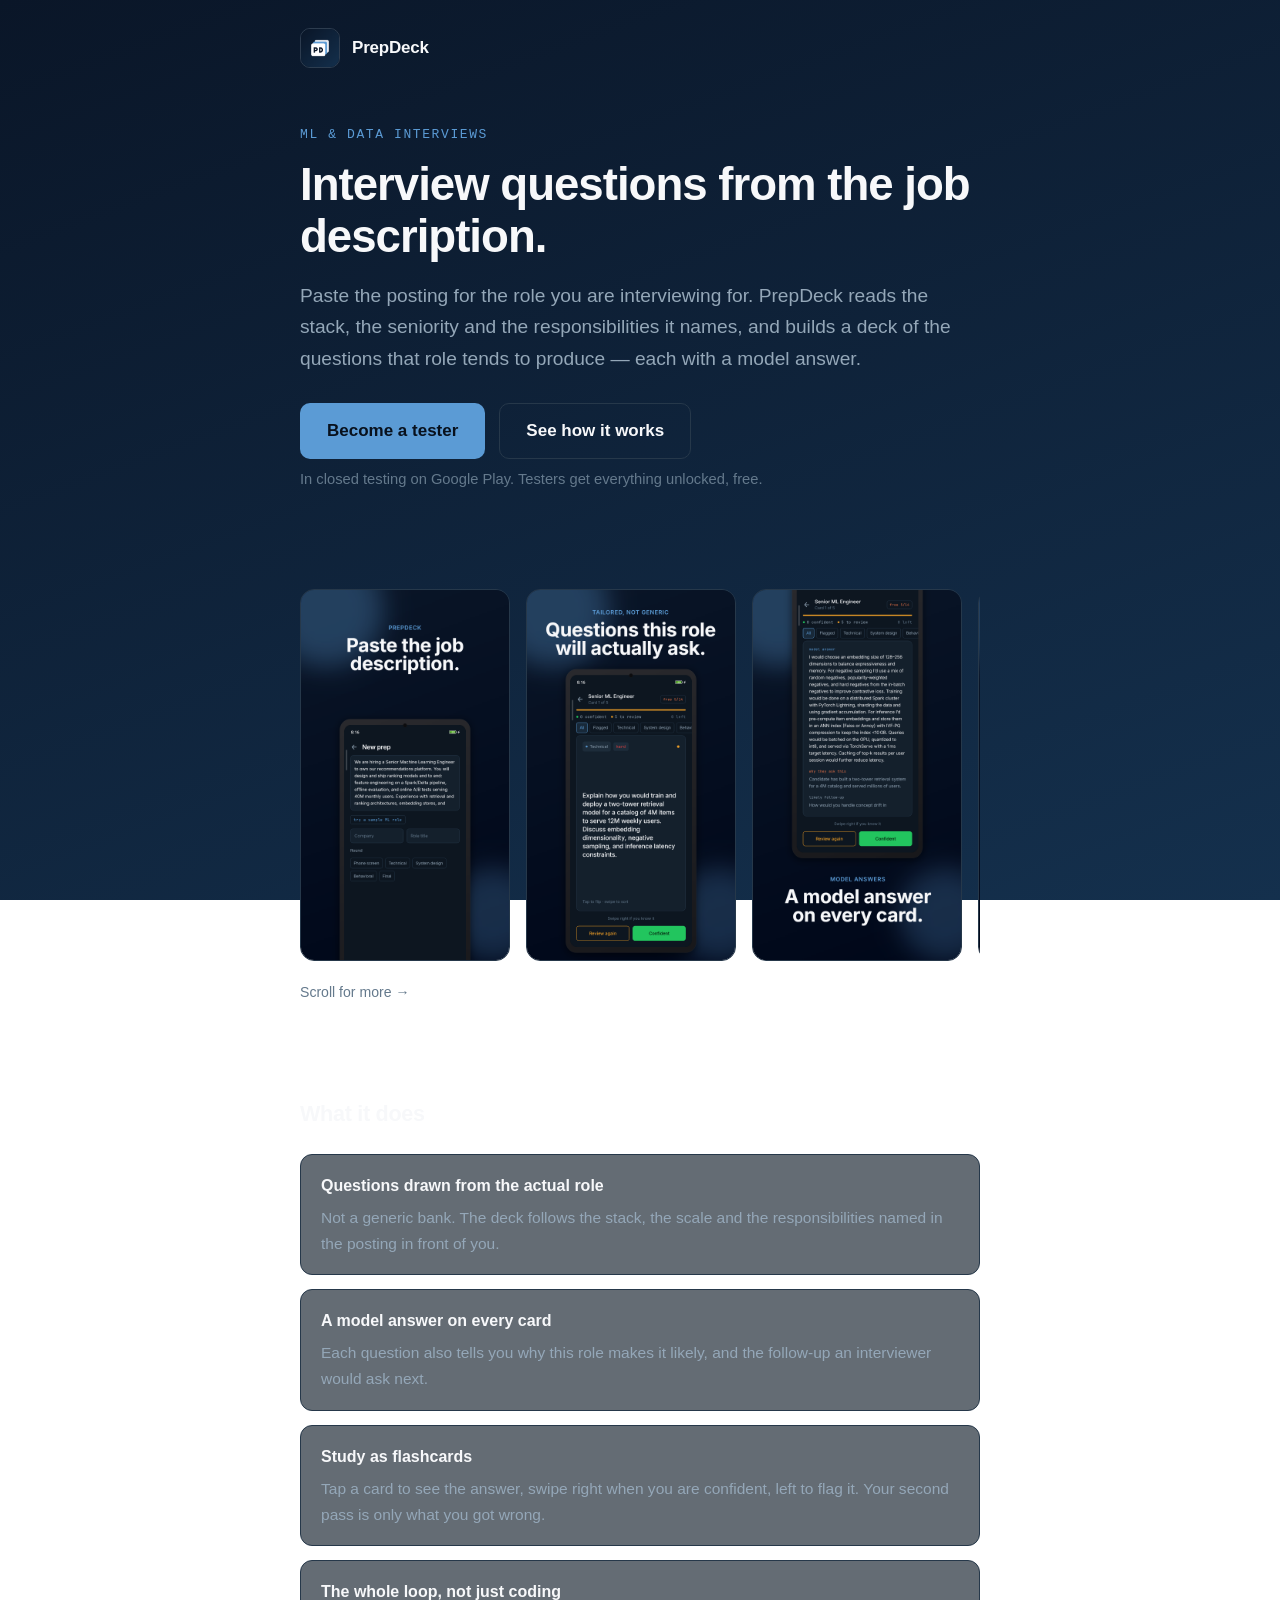
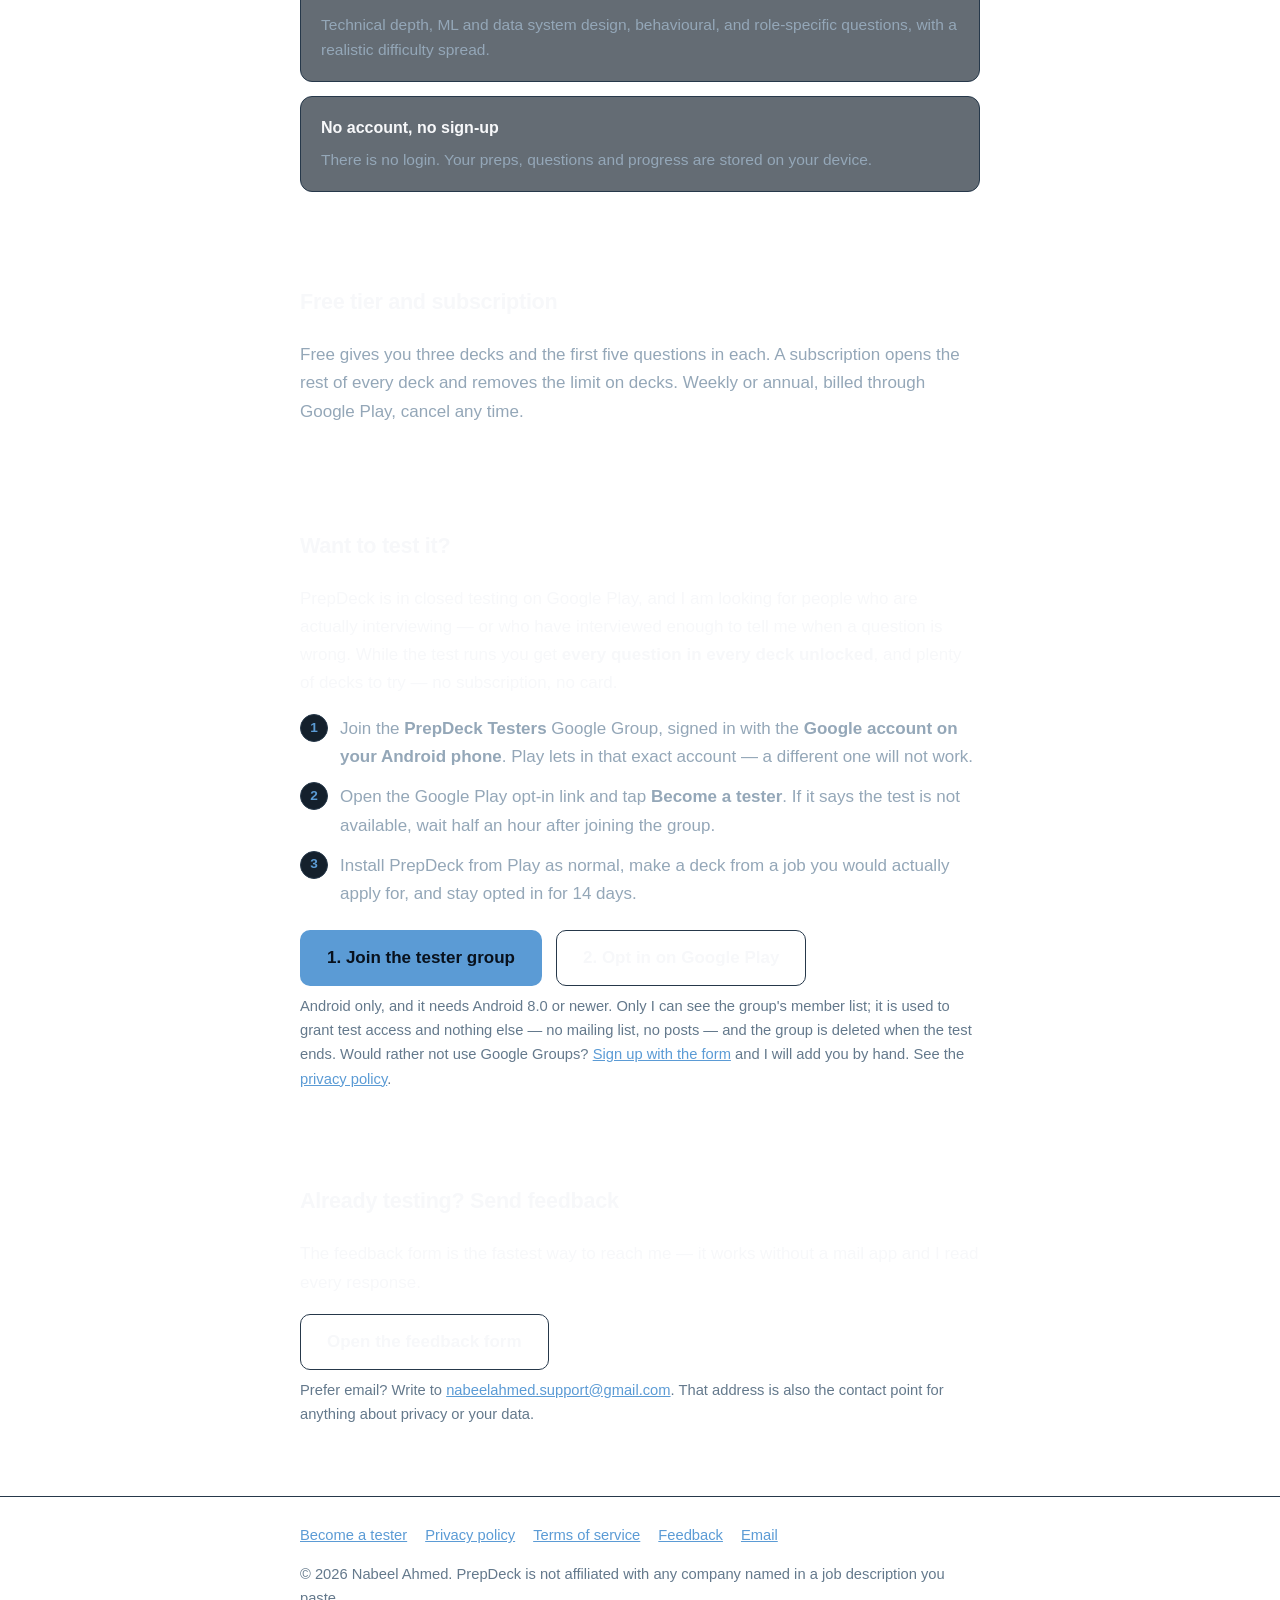
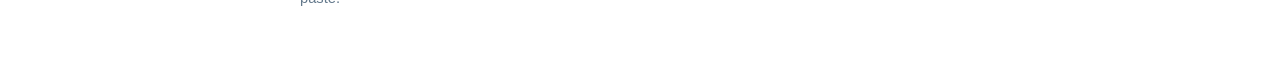
<file: index.html>
<!DOCTYPE html>
<html lang="en">
<head>
<meta charset="utf-8">
<meta name="viewport" content="width=device-width, initial-scale=1">
<title>PrepDeck — interview questions from the job description</title>
<meta name="description" content="Paste an ML or data job description. Get the interview questions that role will actually ask, each with a model answer.">
<link rel="icon" href="assets/icon.png">
<link rel="stylesheet" href="styles.css">
</head>
<body>

<header class="site">
  <div class="wrap">
    <a class="brand" href="index.html">
      <img src="assets/icon.png" alt="PrepDeck app icon">
      <span>PrepDeck</span>
    </a>
  </div>
</header>

<main>

  <section class="hero">
    <div class="wrap">
      <p class="kicker">ML &amp; data interviews</p>
      <h1>Interview questions from the job description.</h1>
      <p class="lede">
        Paste the posting for the role you are interviewing for. PrepDeck reads the
        stack, the seniority and the responsibilities it names, and builds a deck of
        the questions that role tends to produce — each with a model answer.
      </p>
      <div class="cta-row">
        <a class="btn" href="#testers">Become a tester</a>
        <a class="btn secondary" href="#features">See how it works</a>
      </div>
      <p class="note">In closed testing on Google Play. Testers get everything unlocked, free.</p>
    </div>
  </section>

  <section>
    <div class="wrap">
      <div class="shots">
        <img src="assets/1.png" alt="Pasting a machine learning job description into PrepDeck">
        <img src="assets/2.png" alt="A study card showing a two-tower retrieval system design question">
        <img src="assets/3.png" alt="The same card flipped, showing the model answer, why the question is asked, and the likely follow-up">
        <img src="assets/4.png" alt="Deck complete screen showing four questions confident and one flagged for review">
        <img src="assets/5.png" alt="My preps list with one deck per role being interviewed for">
      </div>
      <p class="shots-hint">Scroll for more &rarr;</p>
    </div>
  </section>

  <section id="features">
    <div class="wrap">
      <h2>What it does</h2>
      <ul class="features">
        <li>
          <h3>Questions drawn from the actual role</h3>
          <p>Not a generic bank. The deck follows the stack, the scale and the
             responsibilities named in the posting in front of you.</p>
        </li>
        <li>
          <h3>A model answer on every card</h3>
          <p>Each question also tells you why this role makes it likely, and the
             follow-up an interviewer would ask next.</p>
        </li>
        <li>
          <h3>Study as flashcards</h3>
          <p>Tap a card to see the answer, swipe right when you are confident, left to
             flag it. Your second pass is only what you got wrong.</p>
        </li>
        <li>
          <h3>The whole loop, not just coding</h3>
          <p>Technical depth, ML and data system design, behavioural, and
             role-specific questions, with a realistic difficulty spread.</p>
        </li>
        <li>
          <h3>No account, no sign-up</h3>
          <p>There is no login. Your preps, questions and progress are stored on your
             device.</p>
        </li>
      </ul>
    </div>
  </section>

  <section class="pricing">
    <div class="wrap">
      <h2>Free tier and subscription</h2>
      <p>Free gives you three decks and the first five questions in each. A
         subscription opens the rest of every deck and removes the limit on decks.
         Weekly or annual, billed through Google Play, cancel any time.</p>
    </div>
  </section>

  <section id="testers">
    <div class="wrap">
      <h2>Want to test it?</h2>
      <p>PrepDeck is in closed testing on Google Play, and I am looking for people who
         are actually interviewing — or who have interviewed enough to tell me when a
         question is wrong. While the test runs you get <strong>every question in every
         deck unlocked</strong>, and plenty of decks to try — no subscription, no card.</p>
      <ol class="steps">
        <li>Join the <strong>PrepDeck Testers</strong> Google Group, signed in with the
            <strong>Google account on your Android phone</strong>. Play lets in that exact
            account — a different one will not work.</li>
        <li>Open the Google Play opt-in link and tap <strong>Become a tester</strong>. If it
            says the test is not available, wait half an hour after joining the group.</li>
        <li>Install PrepDeck from Play as normal, make a deck from a job you would actually
            apply for, and stay opted in for 14 days.</li>
      </ol>
      <div class="cta-row">
        <a class="btn" href="https://groups.google.com/g/prepdeck-testers" target="_blank" rel="noopener">1. Join the tester group</a>
        <a class="btn secondary" href="https://play.google.com/apps/testing/com.nabeelahmed314.prepdeck" target="_blank" rel="noopener">2. Opt in on Google Play</a>
      </div>
      <p class="note">
        Android only, and it needs Android 8.0 or newer. Only I can see the group's member
        list; it is used to grant test access and nothing else — no mailing list, no posts —
        and the group is deleted when the test ends. Would rather not use Google Groups?
        <a href="https://forms.gle/5wmbcj3zzPjug2FX6" target="_blank" rel="noopener">Sign up with the form</a>
        and I will add you by hand. See the <a href="privacy_policy.html">privacy policy</a>.
      </p>
    </div>
  </section>

  <section id="contact">
    <div class="wrap">
      <h2>Already testing? Send feedback</h2>
      <p>The feedback form is the fastest way to reach me — it works without a mail app
         and I read every response.</p>
      <div class="cta-row">
        <a class="btn secondary" href="https://forms.gle/MzrHFLdqTNHvTrN6A" target="_blank" rel="noopener">Open the feedback form</a>
      </div>
      <p class="note">
        Prefer email? Write to
        <a href="mailto:nabeelahmed.support@gmail.com">nabeelahmed.support@gmail.com</a>.
        That address is also the contact point for anything about privacy or your data.
      </p>
    </div>
  </section>

</main>

<footer class="site">
  <div class="wrap">
    <nav>
      <a href="#testers">Become a tester</a>
      <a href="privacy_policy.html">Privacy policy</a>
      <a href="terms.html">Terms of service</a>
      <a href="https://forms.gle/MzrHFLdqTNHvTrN6A" target="_blank" rel="noopener">Feedback</a>
      <a href="mailto:nabeelahmed.support@gmail.com">Email</a>
    </nav>
    <p>© 2026 Nabeel Ahmed. PrepDeck is not affiliated with any company named in a
       job description you paste.</p>
  </div>
</footer>

</body>
</html>
</file>
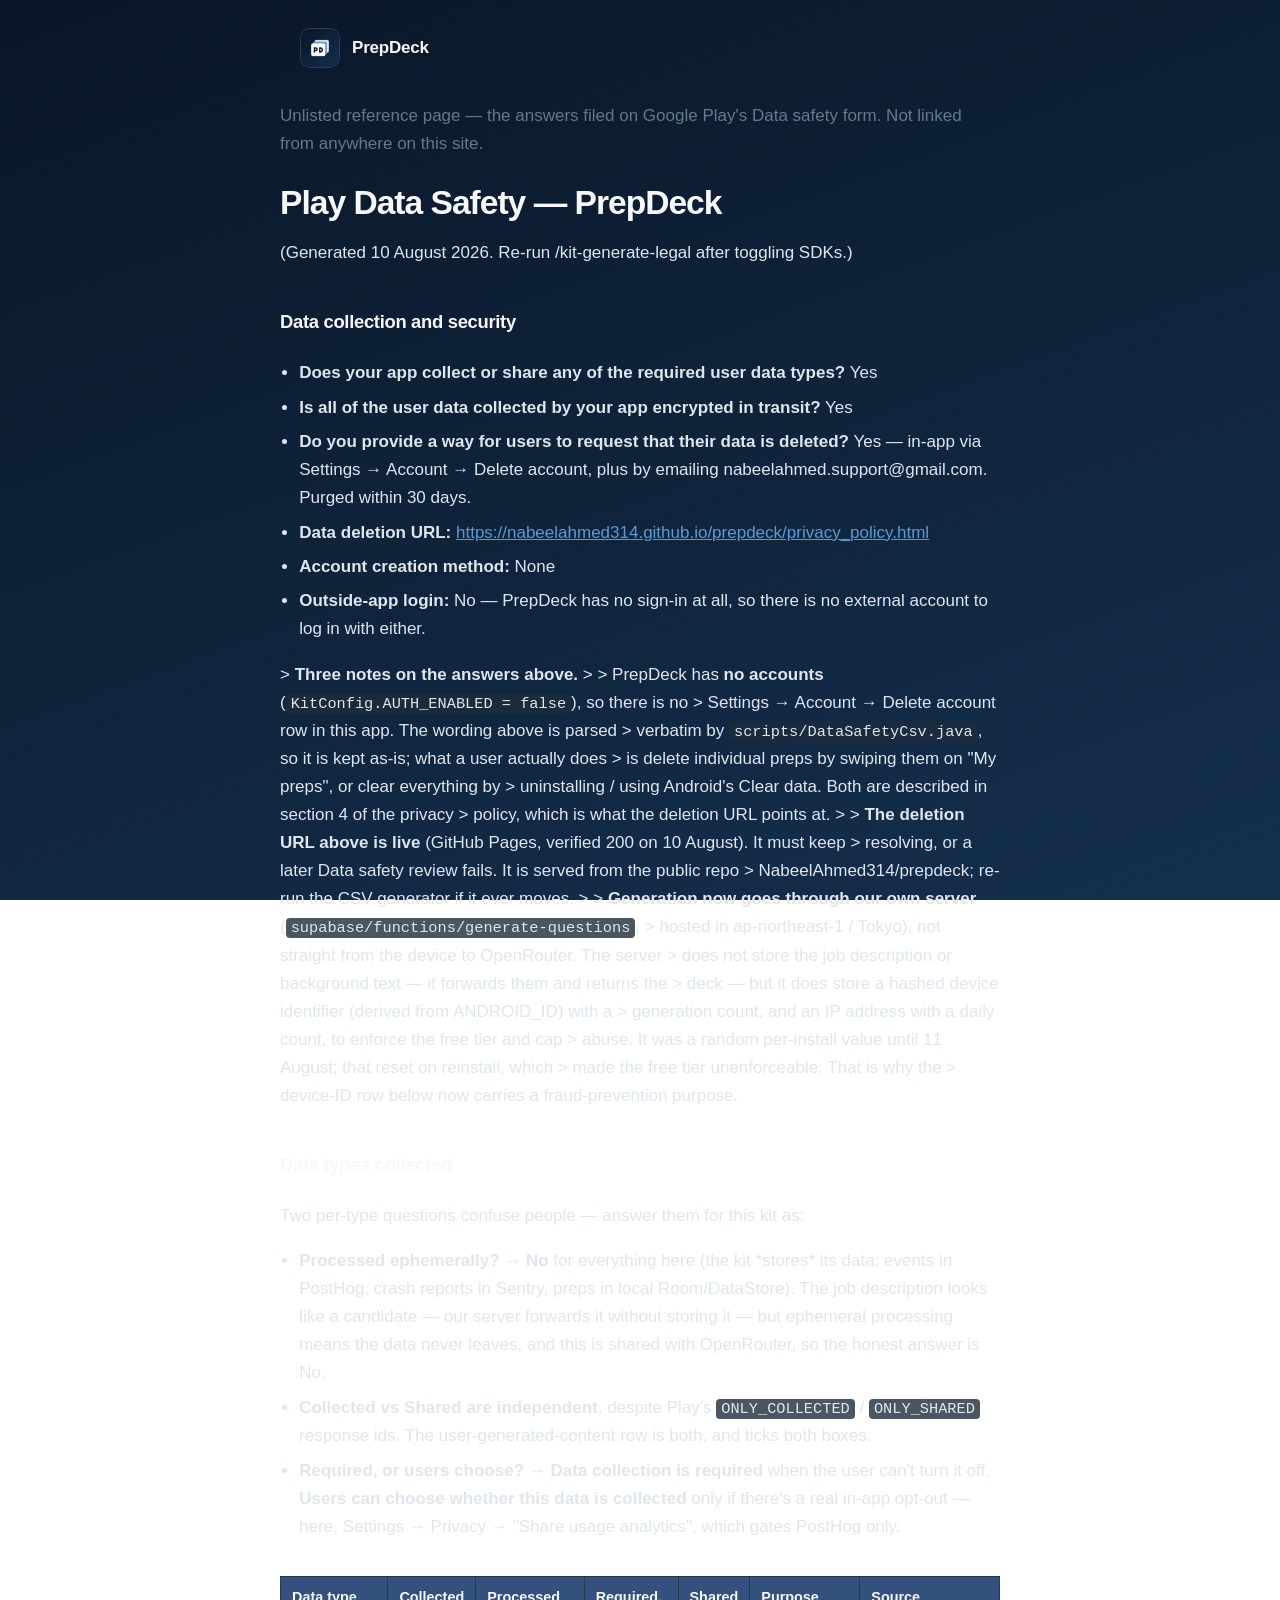
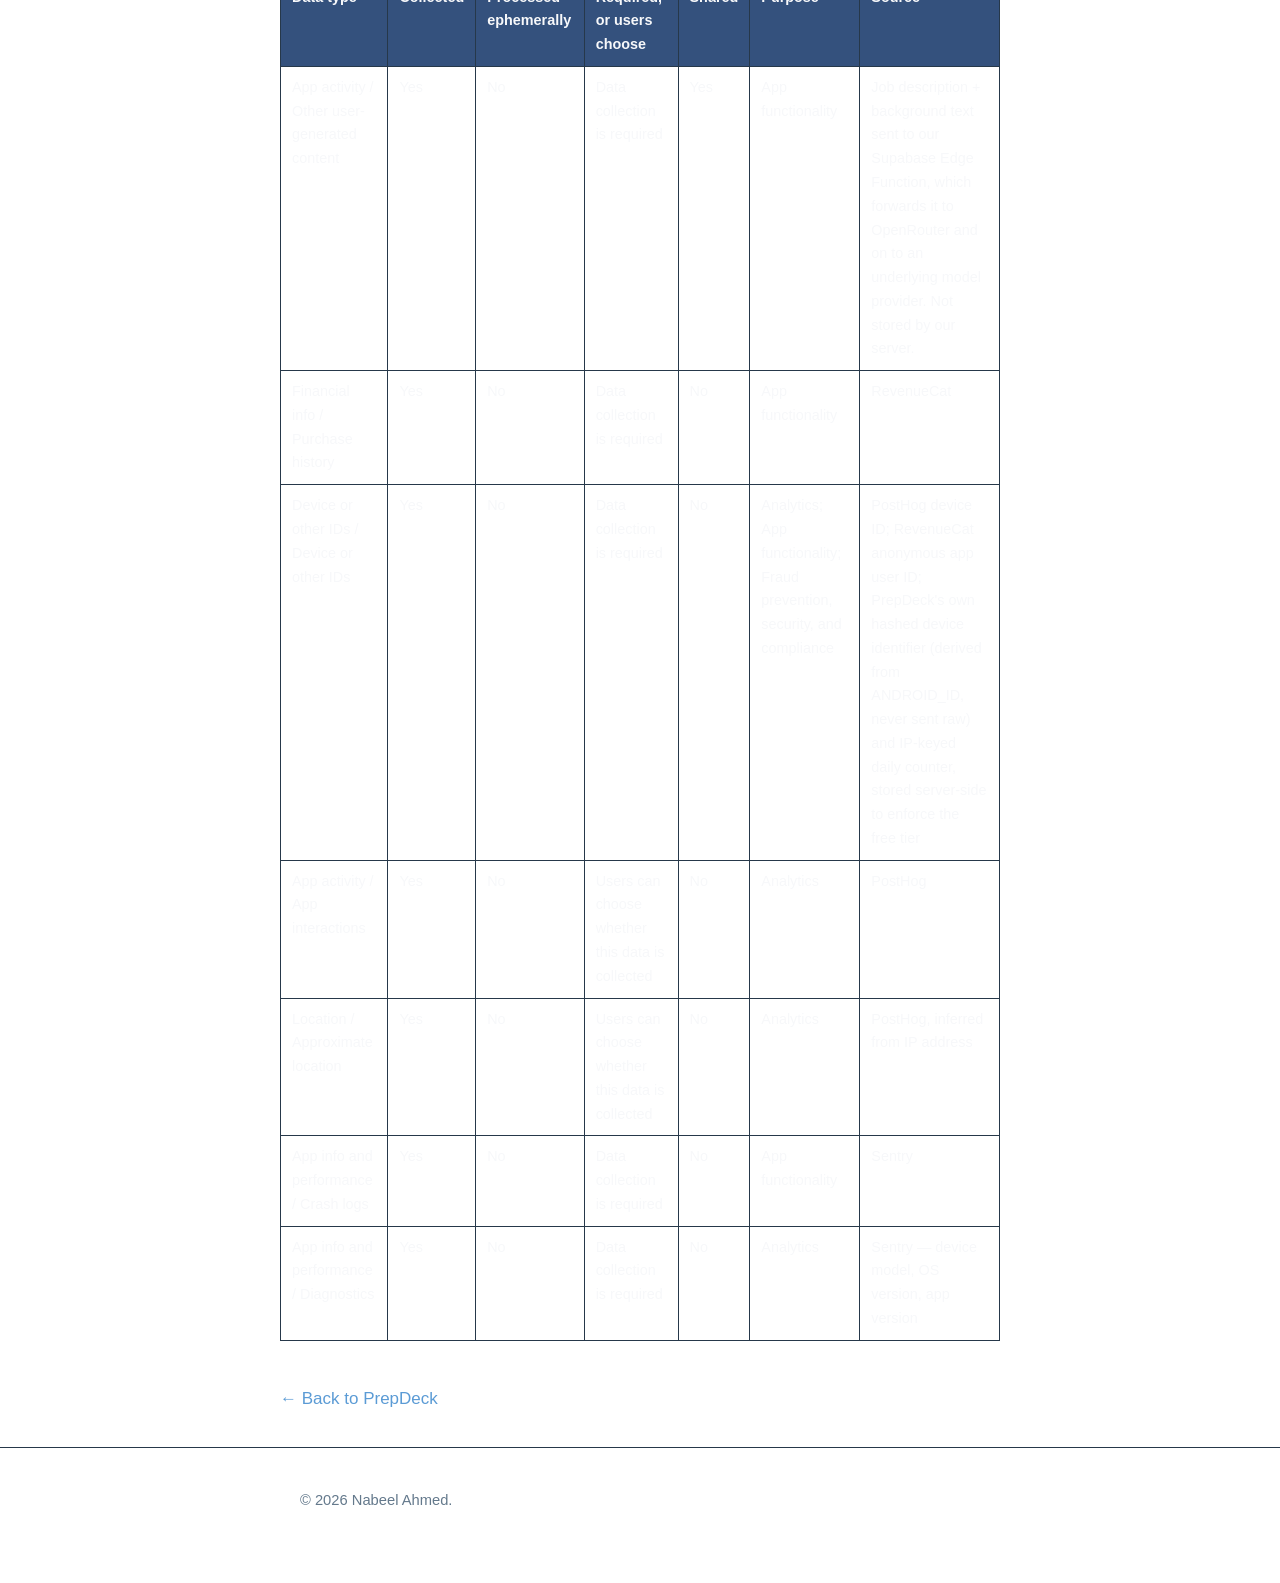
<file: data-safety.html>
<!DOCTYPE html>
<html lang="en">
<head>
<meta charset="utf-8">
<meta name="viewport" content="width=device-width, initial-scale=1">
<meta name="robots" content="noindex, nofollow">
<title>Data safety answers — PrepDeck</title>
<link rel="icon" href="assets/icon.png">
<link rel="stylesheet" href="styles.css">
</head>
<body>

<header class="site">
  <div class="wrap">
    <a class="brand" href="index.html">
      <img src="assets/icon.png" alt="PrepDeck app icon">
      <span>PrepDeck</span>
    </a>
  </div>
</header>

<main class="wrap legal">
<p class="updated">Unlisted reference page — the answers filed on Google Play's Data safety form.
Not linked from anywhere on this site.</p>
<h1>Play Data Safety — PrepDeck</h1>

<p>(Generated 10 August 2026. Re-run /kit-generate-legal after toggling SDKs.)</p>

<h2>Data collection and security</h2>

<ul>

<li><strong>Does your app collect or share any of the required user data types?</strong> Yes</li>

<li><strong>Is all of the user data collected by your app encrypted in transit?</strong> Yes</li>

<li><strong>Do you provide a way for users to request that their data is deleted?</strong> Yes — in-app via Settings → Account → Delete account, plus by emailing nabeelahmed.support@gmail.com. Purged within 30 days.</li>

<li><strong>Data deletion URL:</strong> <a href="https://nabeelahmed314.github.io/prepdeck/privacy_policy.html">https://nabeelahmed314.github.io/prepdeck/privacy_policy.html</a></li>

<li><strong>Account creation method:</strong> None</li>

<li><strong>Outside-app login:</strong> No — PrepDeck has no sign-in at all, so there is no external account to log in with either.</li>

</ul>

<p>&gt; <strong>Three notes on the answers above.</strong> &gt; &gt; PrepDeck has <strong>no accounts</strong> (<code>KitConfig.AUTH_ENABLED = false</code>), so there is no &gt; Settings → Account → Delete account row in this app. The wording above is parsed &gt; verbatim by <code>scripts/DataSafetyCsv.java</code>, so it is kept as-is; what a user actually does &gt; is delete individual preps by swiping them on "My preps", or clear everything by &gt; uninstalling / using Android's Clear data. Both are described in section 4 of the privacy &gt; policy, which is what the deletion URL points at. &gt; &gt; <strong>The deletion URL above is live</strong> (GitHub Pages, verified 200 on 10 August). It must keep &gt; resolving, or a later Data safety review fails. It is served from the public repo &gt; NabeelAhmed314/prepdeck; re-run the CSV generator if it ever moves. &gt; &gt; <strong>Generation now goes through our own server</strong> (<code>supabase/functions/generate-questions</code>, &gt; hosted in ap-northeast-1 / Tokyo), not straight from the device to OpenRouter. The server &gt; does not store the job description or background text — it forwards them and returns the &gt; deck — but it does store a hashed device identifier (derived from ANDROID_ID) with a &gt; generation count, and an IP address with a daily count, to enforce the free tier and cap &gt; abuse. It was a random per-install value until 11 August; that reset on reinstall, which &gt; made the free tier unenforceable. That is why the &gt; device-ID row below now carries a fraud-prevention purpose.</p>

<h2>Data types collected</h2>

<p>Two per-type questions confuse people — answer them for this kit as:</p>

<ul>

<li><strong>Processed ephemerally?</strong> → <strong>No</strong> for everything here (the kit *stores* its data: events in PostHog, crash reports in Sentry, preps in local Room/DataStore). The job description looks like a candidate — our server forwards it without storing it — but ephemeral processing means the data never leaves, and this is shared with OpenRouter, so the honest answer is No.</li>

<li><strong>Collected vs Shared are independent</strong>, despite Play's <code>ONLY_COLLECTED</code> / <code>ONLY_SHARED</code> response ids. The user-generated-content row is both, and ticks both boxes.</li>

<li><strong>Required, or users choose?</strong> → <strong>Data collection is required</strong> when the user can't turn it off. <strong>Users can choose whether this data is collected</strong> only if there's a real in-app opt-out — here, Settings → Privacy → "Share usage analytics", which gates PostHog only.</li>

</ul>

<div class="table-wrap">
<table>

<thead><tr><th>Data type</th><th>Collected</th><th>Processed ephemerally</th><th>Required, or users choose</th><th>Shared</th><th>Purpose</th><th>Source</th></tr></thead>

<tbody>

<tr><td>App activity / Other user-generated content</td><td>Yes</td><td>No</td><td>Data collection is required</td><td>Yes</td><td>App functionality</td><td>Job description + background text sent to our Supabase Edge Function, which forwards it to OpenRouter and on to an underlying model provider. Not stored by our server.</td></tr>

<tr><td>Financial info / Purchase history</td><td>Yes</td><td>No</td><td>Data collection is required</td><td>No</td><td>App functionality</td><td>RevenueCat</td></tr>

<tr><td>Device or other IDs / Device or other IDs</td><td>Yes</td><td>No</td><td>Data collection is required</td><td>No</td><td>Analytics; App functionality; Fraud prevention, security, and compliance</td><td>PostHog device ID; RevenueCat anonymous app user ID; PrepDeck's own hashed device identifier (derived from ANDROID_ID, never sent raw) and IP-keyed daily counter, stored server-side to enforce the free tier</td></tr>

<tr><td>App activity / App interactions</td><td>Yes</td><td>No</td><td>Users can choose whether this data is collected</td><td>No</td><td>Analytics</td><td>PostHog</td></tr>

<tr><td>Location / Approximate location</td><td>Yes</td><td>No</td><td>Users can choose whether this data is collected</td><td>No</td><td>Analytics</td><td>PostHog, inferred from IP address</td></tr>

<tr><td>App info and performance / Crash logs</td><td>Yes</td><td>No</td><td>Data collection is required</td><td>No</td><td>App functionality</td><td>Sentry</td></tr>

<tr><td>App info and performance / Diagnostics</td><td>Yes</td><td>No</td><td>Data collection is required</td><td>No</td><td>Analytics</td><td>Sentry — device model, OS version, app version</td></tr>

</tbody>
</table>
</div>
<a class="back" href="index.html">&larr; Back to PrepDeck</a>
</main>

<footer class="site">
  <div class="wrap">
    <p>&copy; 2026 Nabeel Ahmed.</p>
  </div>
</footer>

</body>
</html>
</file>
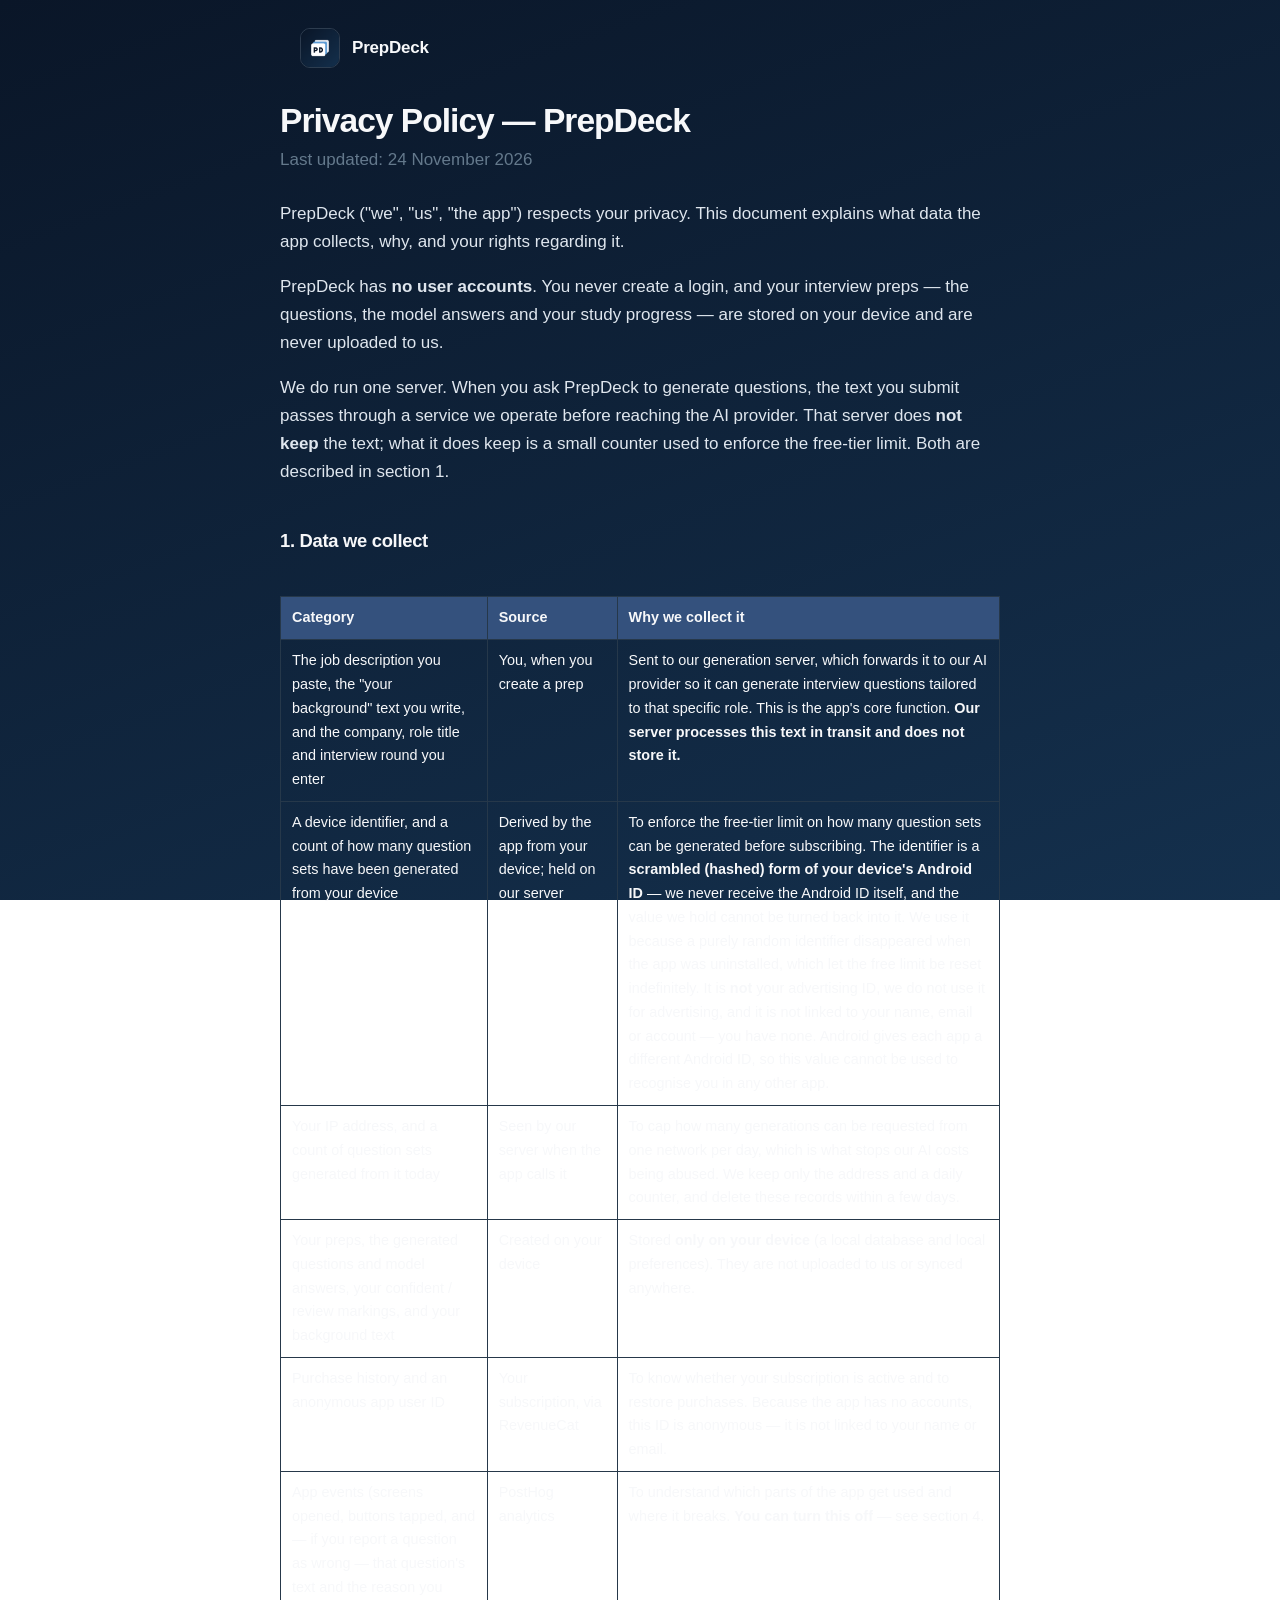
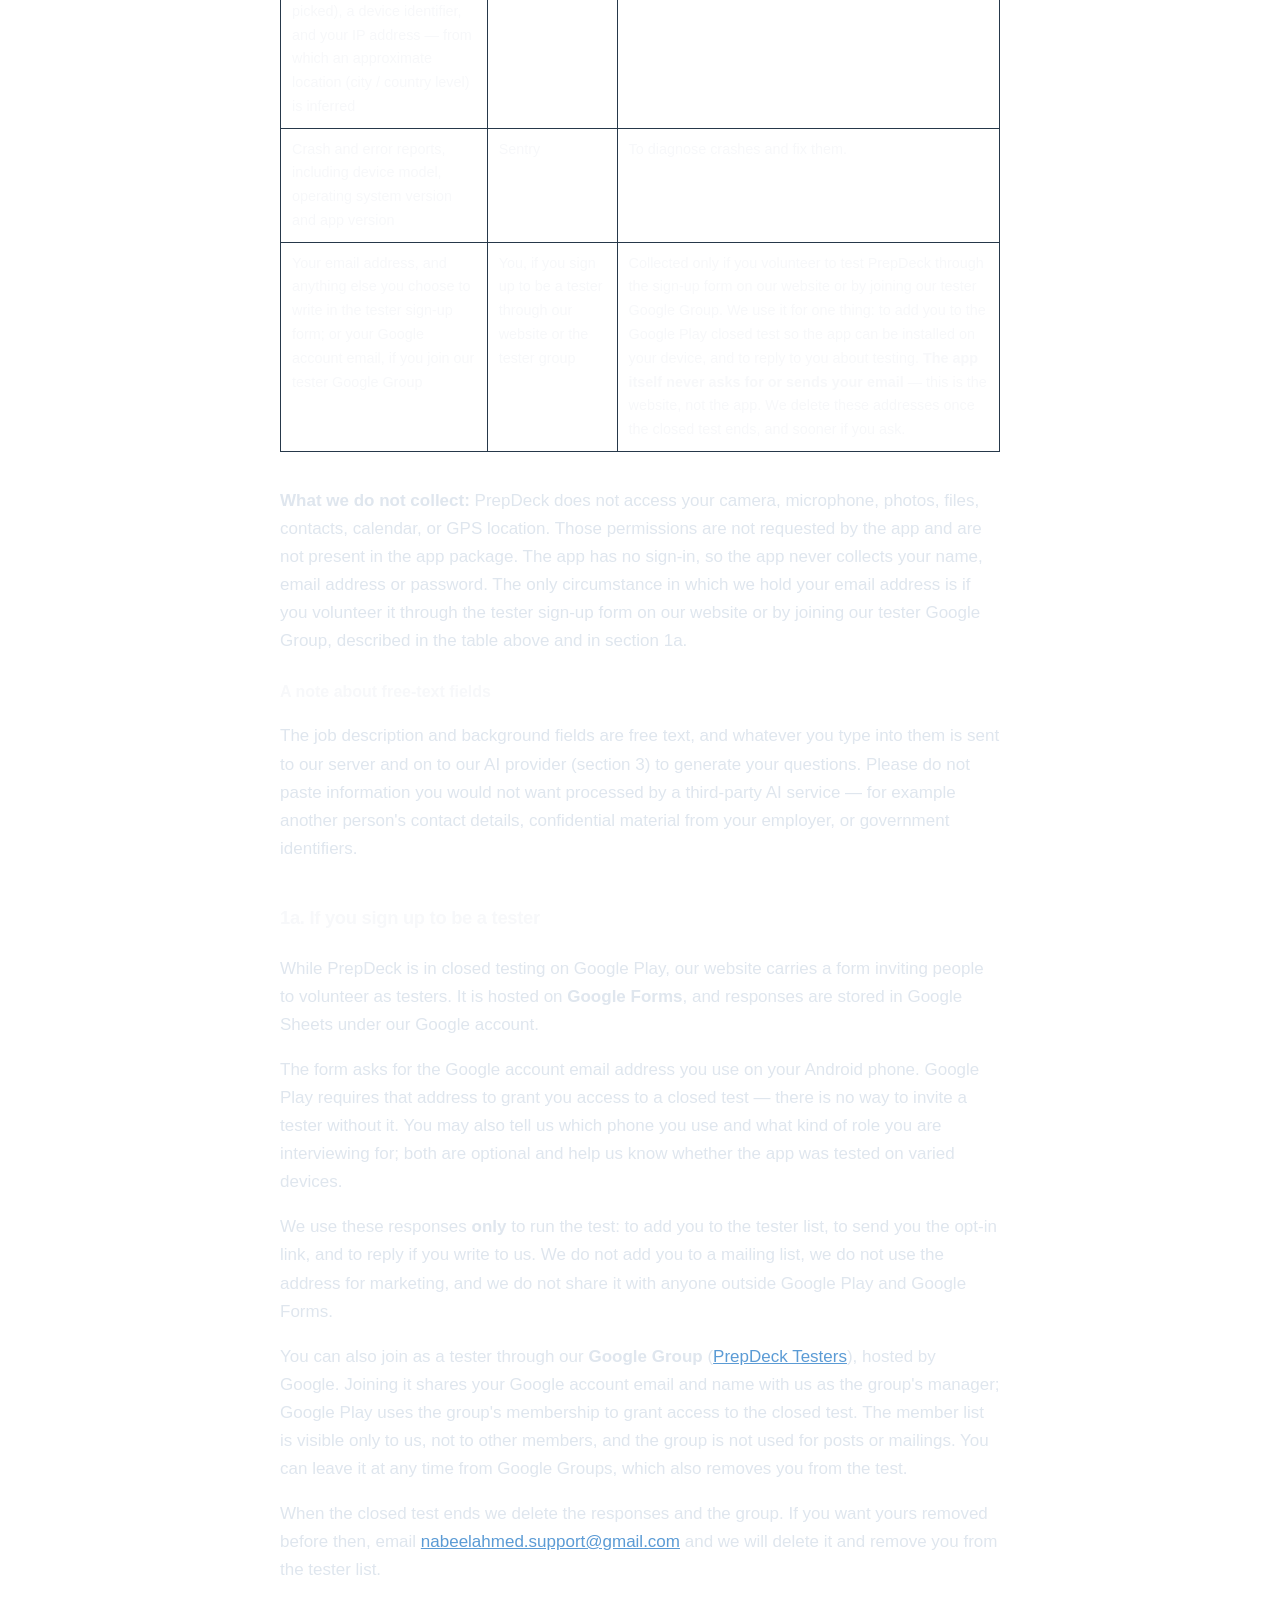
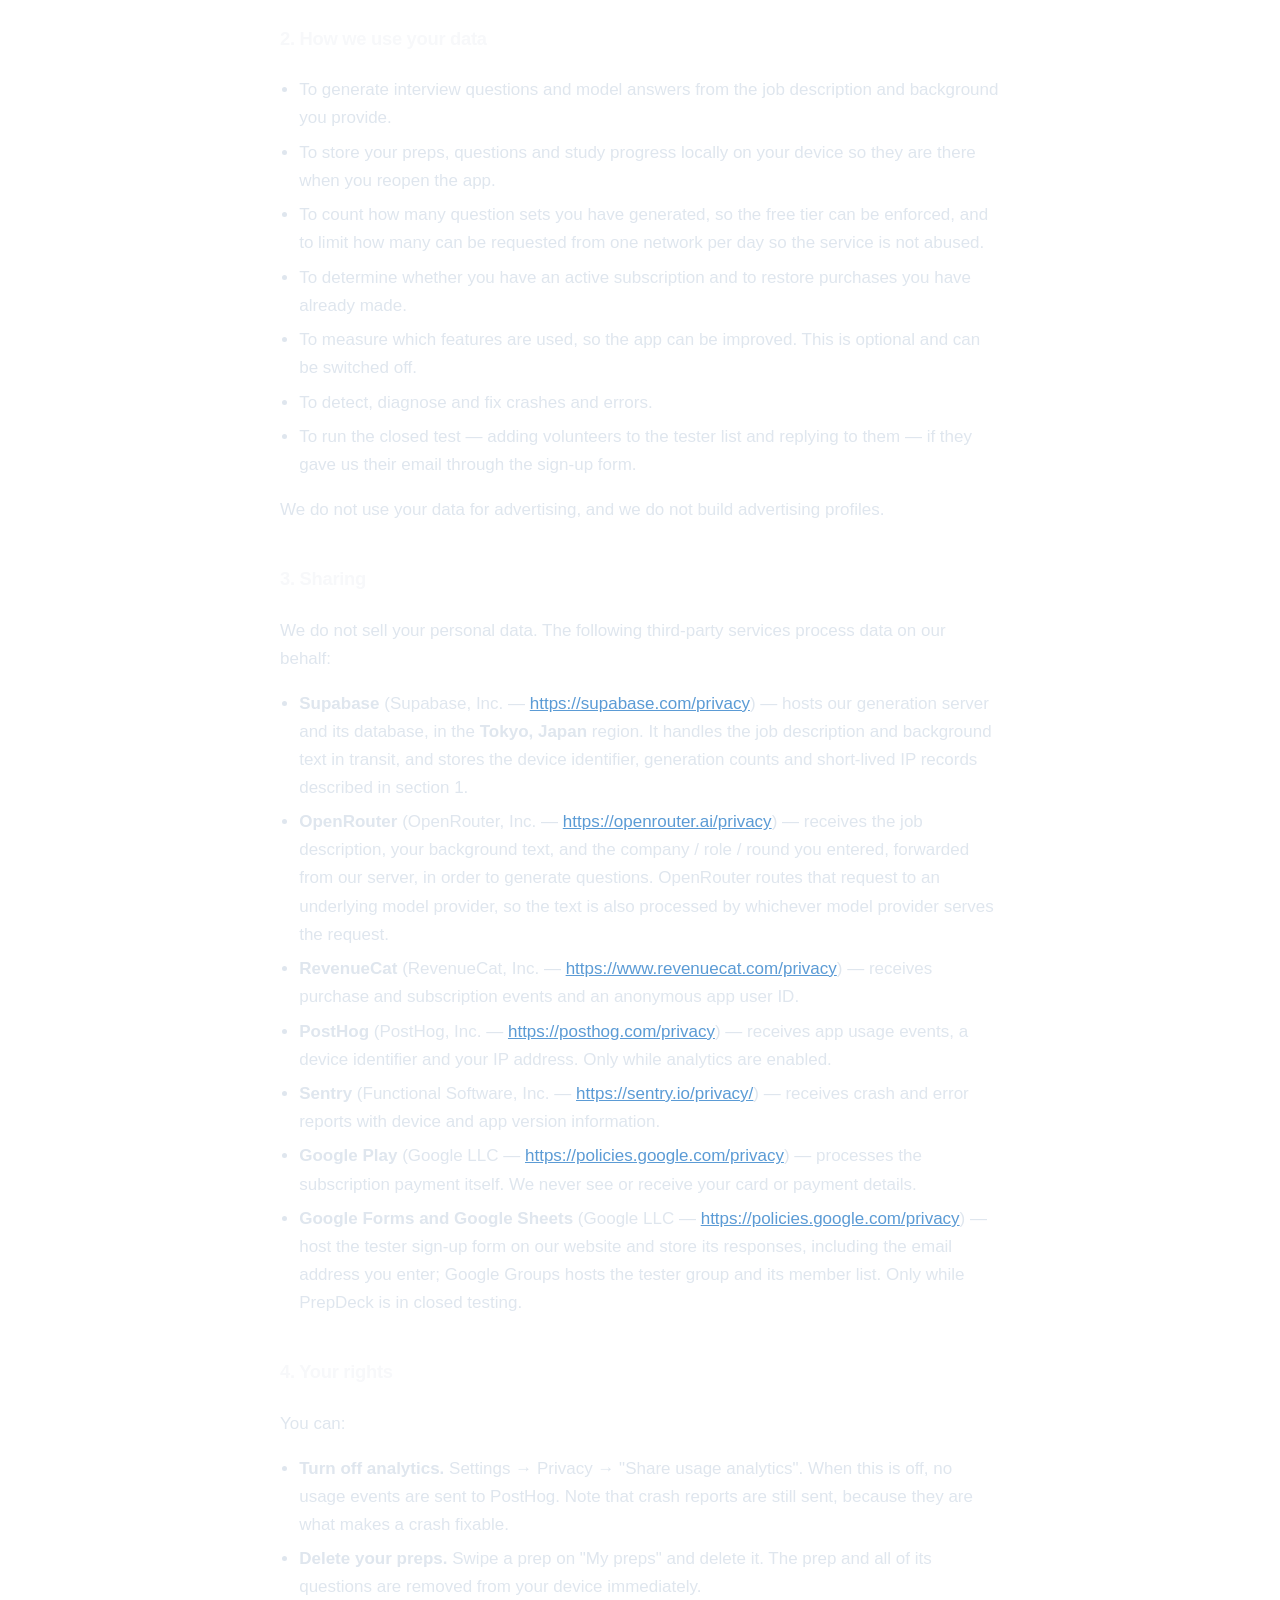
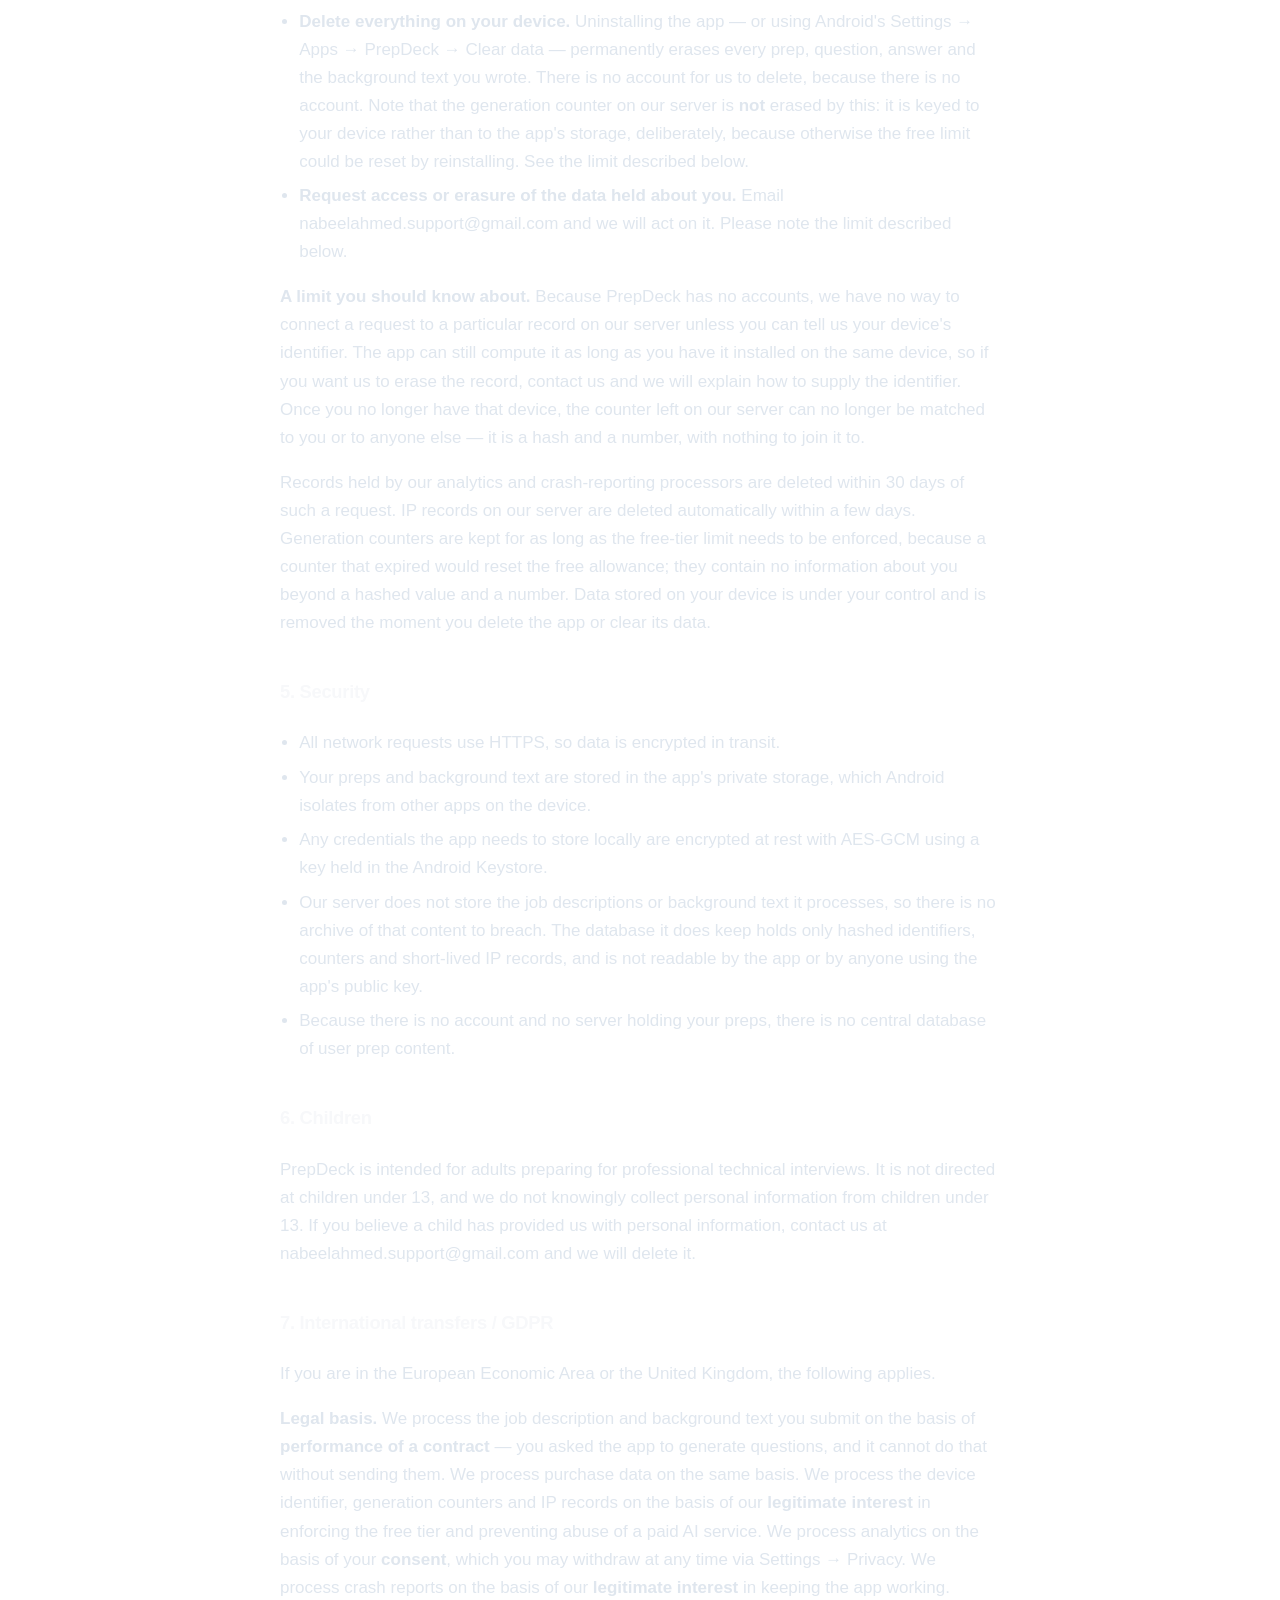
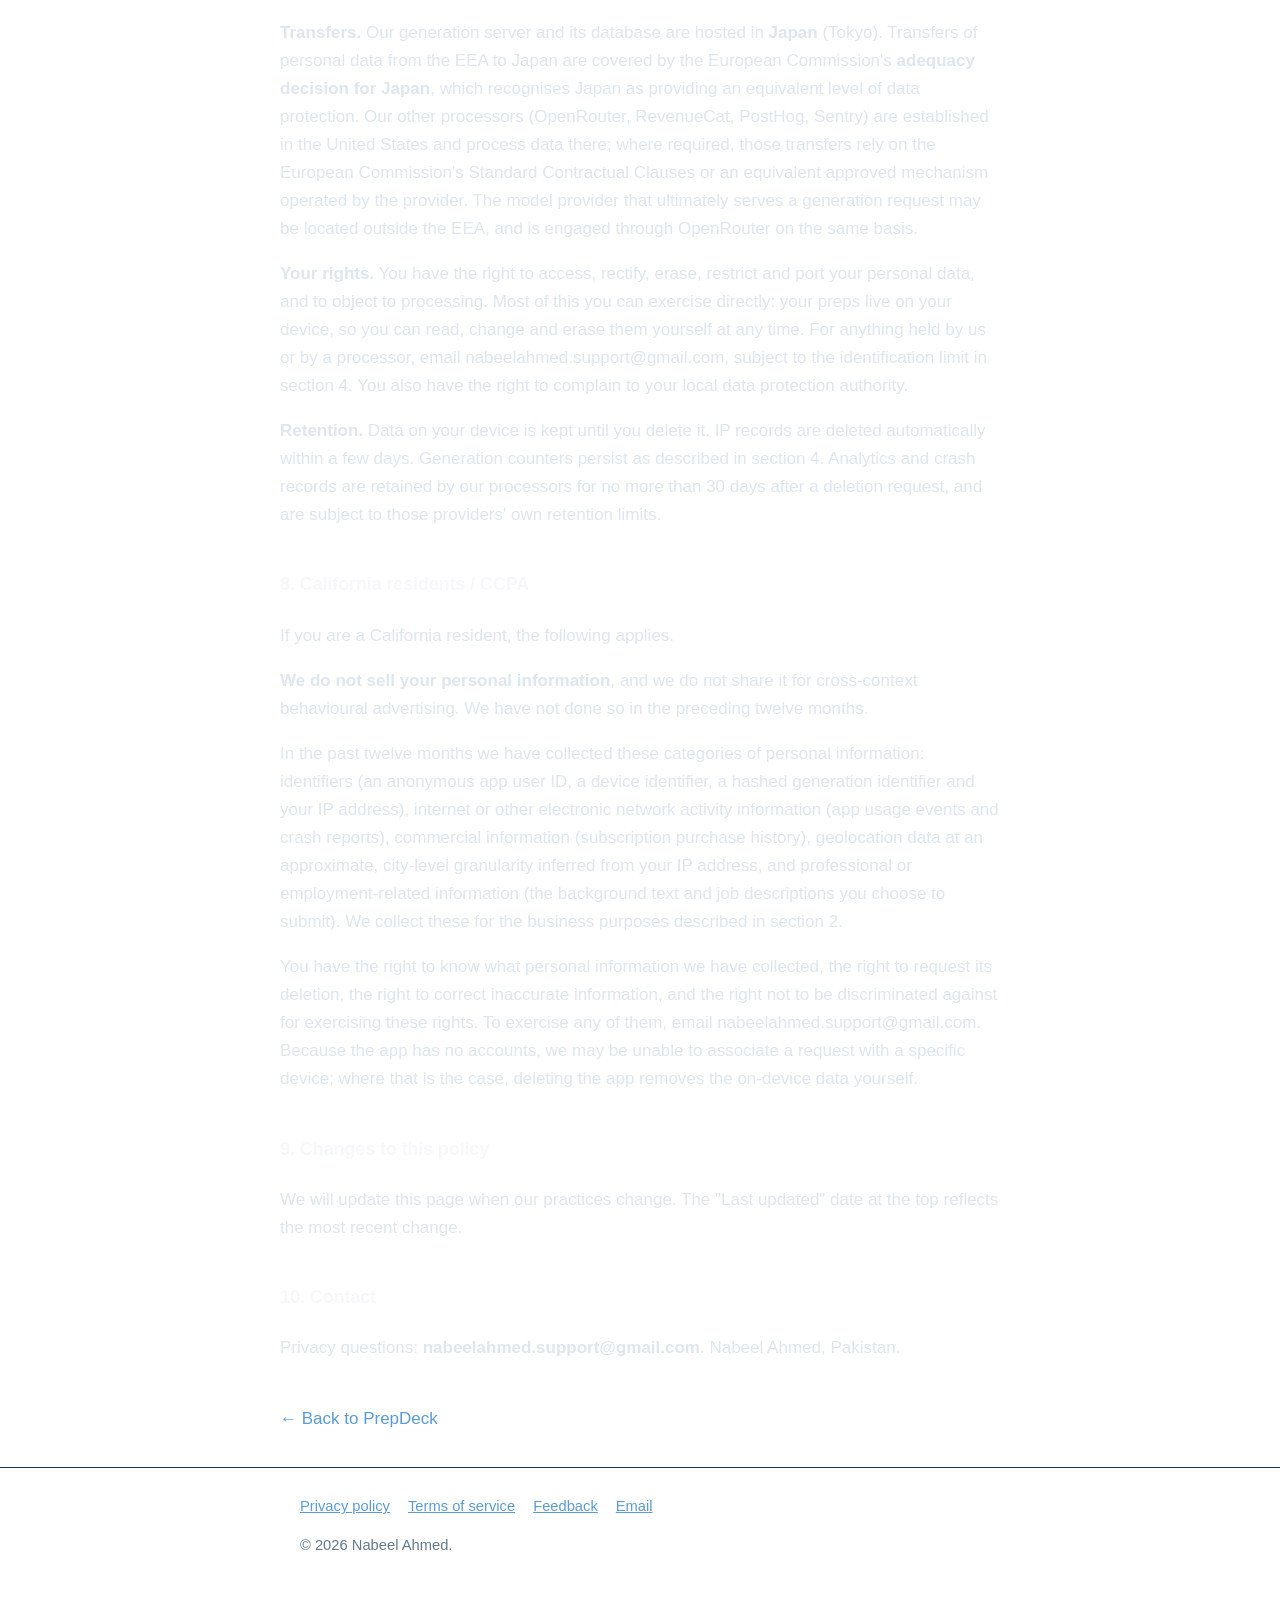
<file: privacy_policy.html>
<!DOCTYPE html>
<html lang="en">
<head>
<meta charset="utf-8">
<meta name="viewport" content="width=device-width, initial-scale=1">
<title>Privacy Policy — PrepDeck</title>
<link rel="icon" href="assets/icon.png">
<link rel="stylesheet" href="styles.css">
</head>
<body>

<header class="site">
  <div class="wrap">
    <a class="brand" href="index.html">
      <img src="assets/icon.png" alt="PrepDeck app icon">
      <span>PrepDeck</span>
    </a>
  </div>
</header>

<main class="wrap legal">
<h1>Privacy Policy — PrepDeck</h1>

<p class="updated">Last updated: 24 November 2026</p>

<p>PrepDeck ("we", "us", "the app") respects your privacy. This document explains what data the app collects, why, and your rights regarding it.</p>

<p>PrepDeck has <strong>no user accounts</strong>. You never create a login, and your interview preps — the questions, the model answers and your study progress — are stored on your device and are never uploaded to us.</p>

<p>We do run one server. When you ask PrepDeck to generate questions, the text you submit passes through a service we operate before reaching the AI provider. That server does <strong>not keep</strong> the text; what it does keep is a small counter used to enforce the free-tier limit. Both are described in section 1.</p>

<h2>1. Data we collect</h2>

<div class="table-wrap">
<table>

<thead><tr><th>Category</th><th>Source</th><th>Why we collect it</th></tr></thead>

<tbody>

<tr><td>The job description you paste, the "your background" text you write, and the company, role title and interview round you enter</td><td>You, when you create a prep</td><td>Sent to our generation server, which forwards it to our AI provider so it can generate interview questions tailored to that specific role. This is the app's core function. <strong>Our server processes this text in transit and does not store it.</strong></td></tr>

<tr><td>A device identifier, and a count of how many question sets have been generated from your device</td><td>Derived by the app from your device; held on our server</td><td>To enforce the free-tier limit on how many question sets can be generated before subscribing. The identifier is a <strong>scrambled (hashed) form of your device's Android ID</strong> — we never receive the Android ID itself, and the value we hold cannot be turned back into it. We use it because a purely random identifier disappeared when the app was uninstalled, which let the free limit be reset indefinitely. It is <strong>not</strong> your advertising ID, we do not use it for advertising, and it is not linked to your name, email or account — you have none. Android gives each app a different Android ID, so this value cannot be used to recognise you in any other app.</td></tr>

<tr><td>Your IP address, and a count of question sets generated from it today</td><td>Seen by our server when the app calls it</td><td>To cap how many generations can be requested from one network per day, which is what stops our AI costs being abused. We keep only the address and a daily counter, and delete these records within a few days.</td></tr>

<tr><td>Your preps, the generated questions and model answers, your confident / review markings, and your background text</td><td>Created on your device</td><td>Stored <strong>only on your device</strong> (a local database and local preferences). They are not uploaded to us or synced anywhere.</td></tr>

<tr><td>Purchase history and an anonymous app user ID</td><td>Your subscription, via RevenueCat</td><td>To know whether your subscription is active and to restore purchases. Because the app has no accounts, this ID is anonymous — it is not linked to your name or email.</td></tr>

<tr><td>App events (screens opened, buttons tapped, and — if you report a question as wrong — that question's text and the reason you picked), a device identifier, and your IP address — from which an approximate location (city / country level) is inferred</td><td>PostHog analytics</td><td>To understand which parts of the app get used and where it breaks. <strong>You can turn this off</strong> — see section 4.</td></tr>

<tr><td>Crash and error reports, including device model, operating system version and app version</td><td>Sentry</td><td>To diagnose crashes and fix them.</td></tr>

<tr><td>Your email address, and anything else you choose to write in the tester sign-up form; or your Google account email, if you join our tester Google Group</td><td>You, if you sign up to be a tester through our website or the tester group</td><td>Collected only if you volunteer to test PrepDeck through the sign-up form on our website or by joining our tester Google Group. We use it for one thing: to add you to the Google Play closed test so the app can be installed on your device, and to reply to you about testing. <strong>The app itself never asks for or sends your email</strong> — this is the website, not the app. We delete these addresses once the closed test ends, and sooner if you ask.</td></tr>

</tbody>
</table>
</div>

<p><strong>What we do not collect:</strong> PrepDeck does not access your camera, microphone, photos, files, contacts, calendar, or GPS location. Those permissions are not requested by the app and are not present in the app package. The app has no sign-in, so the app never collects your name, email address or password. The only circumstance in which we hold your email address is if you volunteer it through the tester sign-up form on our website or by joining our tester Google Group, described in the table above and in section 1a.</p>

<h3>A note about free-text fields</h3>

<p>The job description and background fields are free text, and whatever you type into them is sent to our server and on to our AI provider (section 3) to generate your questions. Please do not paste information you would not want processed by a third-party AI service — for example another person's contact details, confidential material from your employer, or government identifiers.</p>

<h2>1a. If you sign up to be a tester</h2>

<p>While PrepDeck is in closed testing on Google Play, our website carries a form inviting people to volunteer as testers. It is hosted on <strong>Google Forms</strong>, and responses are stored in Google Sheets under our Google account.</p>

<p>The form asks for the Google account email address you use on your Android phone. Google Play requires that address to grant you access to a closed test — there is no way to invite a tester without it. You may also tell us which phone you use and what kind of role you are interviewing for; both are optional and help us know whether the app was tested on varied devices.</p>

<p>We use these responses <strong>only</strong> to run the test: to add you to the tester list, to send you the opt-in link, and to reply if you write to us. We do not add you to a mailing list, we do not use the address for marketing, and we do not share it with anyone outside Google Play and Google Forms.</p>

<p>You can also join as a tester through our <strong>Google Group</strong> (<a href="https://groups.google.com/g/prepdeck-testers">PrepDeck Testers</a>), hosted by Google. Joining it shares your Google account email and name with us as the group's manager; Google Play uses the group's membership to grant access to the closed test. The member list is visible only to us, not to other members, and the group is not used for posts or mailings. You can leave it at any time from Google Groups, which also removes you from the test.</p>

<p>When the closed test ends we delete the responses and the group. If you want yours removed before then, email <a href="mailto:nabeelahmed.support@gmail.com">nabeelahmed.support@gmail.com</a> and we will delete it and remove you from the tester list.</p>

<h2>2. How we use your data</h2>

<ul>

<li>To generate interview questions and model answers from the job description and background you provide.</li>

<li>To store your preps, questions and study progress locally on your device so they are there when you reopen the app.</li>

<li>To count how many question sets you have generated, so the free tier can be enforced, and to limit how many can be requested from one network per day so the service is not abused.</li>

<li>To determine whether you have an active subscription and to restore purchases you have already made.</li>

<li>To measure which features are used, so the app can be improved. This is optional and can be switched off.</li>

<li>To detect, diagnose and fix crashes and errors.</li>

<li>To run the closed test — adding volunteers to the tester list and replying to them — if they gave us their email through the sign-up form.</li>

</ul>

<p>We do not use your data for advertising, and we do not build advertising profiles.</p>

<h2>3. Sharing</h2>

<p>We do not sell your personal data. The following third-party services process data on our behalf:</p>

<ul>

<li><strong>Supabase</strong> (Supabase, Inc. — <a href="https://supabase.com/privacy">https://supabase.com/privacy</a>) — hosts our generation server and its database, in the <strong>Tokyo, Japan</strong> region. It handles the job description and background text in transit, and stores the device identifier, generation counts and short-lived IP records described in section 1.</li>

<li><strong>OpenRouter</strong> (OpenRouter, Inc. — <a href="https://openrouter.ai/privacy">https://openrouter.ai/privacy</a>) — receives the job description, your background text, and the company / role / round you entered, forwarded from our server, in order to generate questions. OpenRouter routes that request to an underlying model provider, so the text is also processed by whichever model provider serves the request.</li>

<li><strong>RevenueCat</strong> (RevenueCat, Inc. — <a href="https://www.revenuecat.com/privacy">https://www.revenuecat.com/privacy</a>) — receives purchase and subscription events and an anonymous app user ID.</li>

<li><strong>PostHog</strong> (PostHog, Inc. — <a href="https://posthog.com/privacy">https://posthog.com/privacy</a>) — receives app usage events, a device identifier and your IP address. Only while analytics are enabled.</li>

<li><strong>Sentry</strong> (Functional Software, Inc. — <a href="https://sentry.io/privacy/">https://sentry.io/privacy/</a>) — receives crash and error reports with device and app version information.</li>

<li><strong>Google Play</strong> (Google LLC — <a href="https://policies.google.com/privacy">https://policies.google.com/privacy</a>) — processes the subscription payment itself. We never see or receive your card or payment details.</li>

<li><strong>Google Forms and Google Sheets</strong> (Google LLC — <a href="https://policies.google.com/privacy">https://policies.google.com/privacy</a>) — host the tester sign-up form on our website and store its responses, including the email address you enter; Google Groups hosts the tester group and its member list. Only while PrepDeck is in closed testing.</li>

</ul>

<h2>4. Your rights</h2>

<p>You can:</p>

<ul>

<li><strong>Turn off analytics.</strong> Settings → Privacy → "Share usage analytics". When this is off, no usage events are sent to PostHog. Note that crash reports are still sent, because they are what makes a crash fixable.</li>

<li><strong>Delete your preps.</strong> Swipe a prep on "My preps" and delete it. The prep and all of its questions are removed from your device immediately.</li>

<li><strong>Delete everything on your device.</strong> Uninstalling the app — or using Android's Settings → Apps → PrepDeck → Clear data — permanently erases every prep, question, answer and the background text you wrote. There is no account for us to delete, because there is no account. Note that the generation counter on our server is <strong>not</strong> erased by this: it is keyed to your device rather than to the app's storage, deliberately, because otherwise the free limit could be reset by reinstalling. See the limit described below.</li>

<li><strong>Request access or erasure of the data held about you.</strong> Email nabeelahmed.support@gmail.com and we will act on it. Please note the limit described below.</li>

</ul>

<p><strong>A limit you should know about.</strong> Because PrepDeck has no accounts, we have no way to connect a request to a particular record on our server unless you can tell us your device's identifier. The app can still compute it as long as you have it installed on the same device, so if you want us to erase the record, contact us and we will explain how to supply the identifier. Once you no longer have that device, the counter left on our server can no longer be matched to you or to anyone else — it is a hash and a number, with nothing to join it to.</p>

<p>Records held by our analytics and crash-reporting processors are deleted within 30 days of such a request. IP records on our server are deleted automatically within a few days. Generation counters are kept for as long as the free-tier limit needs to be enforced, because a counter that expired would reset the free allowance; they contain no information about you beyond a hashed value and a number. Data stored on your device is under your control and is removed the moment you delete the app or clear its data.</p>

<h2>5. Security</h2>

<ul>

<li>All network requests use HTTPS, so data is encrypted in transit.</li>

<li>Your preps and background text are stored in the app's private storage, which Android isolates from other apps on the device.</li>

<li>Any credentials the app needs to store locally are encrypted at rest with AES-GCM using a key held in the Android Keystore.</li>

<li>Our server does not store the job descriptions or background text it processes, so there is no archive of that content to breach. The database it does keep holds only hashed identifiers, counters and short-lived IP records, and is not readable by the app or by anyone using the app's public key.</li>

<li>Because there is no account and no server holding your preps, there is no central database of user prep content.</li>

</ul>

<h2>6. Children</h2>

<p>PrepDeck is intended for adults preparing for professional technical interviews. It is not directed at children under 13, and we do not knowingly collect personal information from children under 13. If you believe a child has provided us with personal information, contact us at nabeelahmed.support@gmail.com and we will delete it.</p>

<h2>7. International transfers / GDPR</h2>

<p>If you are in the European Economic Area or the United Kingdom, the following applies.</p>

<p><strong>Legal basis.</strong> We process the job description and background text you submit on the basis of <strong>performance of a contract</strong> — you asked the app to generate questions, and it cannot do that without sending them. We process purchase data on the same basis. We process the device identifier, generation counters and IP records on the basis of our <strong>legitimate interest</strong> in enforcing the free tier and preventing abuse of a paid AI service. We process analytics on the basis of your <strong>consent</strong>, which you may withdraw at any time via Settings → Privacy. We process crash reports on the basis of our <strong>legitimate interest</strong> in keeping the app working.</p>

<p><strong>Transfers.</strong> Our generation server and its database are hosted in <strong>Japan</strong> (Tokyo). Transfers of personal data from the EEA to Japan are covered by the European Commission's <strong>adequacy decision for Japan</strong>, which recognises Japan as providing an equivalent level of data protection. Our other processors (OpenRouter, RevenueCat, PostHog, Sentry) are established in the United States and process data there; where required, those transfers rely on the European Commission's Standard Contractual Clauses or an equivalent approved mechanism operated by the provider. The model provider that ultimately serves a generation request may be located outside the EEA, and is engaged through OpenRouter on the same basis.</p>

<p><strong>Your rights.</strong> You have the right to access, rectify, erase, restrict and port your personal data, and to object to processing. Most of this you can exercise directly: your preps live on your device, so you can read, change and erase them yourself at any time. For anything held by us or by a processor, email nabeelahmed.support@gmail.com, subject to the identification limit in section 4. You also have the right to complain to your local data protection authority.</p>

<p><strong>Retention.</strong> Data on your device is kept until you delete it. IP records are deleted automatically within a few days. Generation counters persist as described in section 4. Analytics and crash records are retained by our processors for no more than 30 days after a deletion request, and are subject to those providers' own retention limits.</p>

<h2>8. California residents / CCPA</h2>

<p>If you are a California resident, the following applies.</p>

<p><strong>We do not sell your personal information</strong>, and we do not share it for cross-context behavioural advertising. We have not done so in the preceding twelve months.</p>

<p>In the past twelve months we have collected these categories of personal information: identifiers (an anonymous app user ID, a device identifier, a hashed generation identifier and your IP address), internet or other electronic network activity information (app usage events and crash reports), commercial information (subscription purchase history), geolocation data at an approximate, city-level granularity inferred from your IP address, and professional or employment-related information (the background text and job descriptions you choose to submit). We collect these for the business purposes described in section 2.</p>

<p>You have the right to know what personal information we have collected, the right to request its deletion, the right to correct inaccurate information, and the right not to be discriminated against for exercising these rights. To exercise any of them, email nabeelahmed.support@gmail.com. Because the app has no accounts, we may be unable to associate a request with a specific device; where that is the case, deleting the app removes the on-device data yourself.</p>

<h2>9. Changes to this policy</h2>

<p>We will update this page when our practices change. The "Last updated" date at the top reflects the most recent change.</p>

<h2>10. Contact</h2>

<p>Privacy questions: <strong>nabeelahmed.support@gmail.com</strong>. Nabeel Ahmed, Pakistan.</p>
<a class="back" href="index.html">&larr; Back to PrepDeck</a>
</main>

<footer class="site">
  <div class="wrap">
    <nav>
      <a href="privacy_policy.html">Privacy policy</a>
      <a href="terms.html">Terms of service</a>
      <a href="https://forms.gle/MzrHFLdqTNHvTrN6A" target="_blank" rel="noopener">Feedback</a>
      <a href="mailto:nabeelahmed.support@gmail.com">Email</a>
    </nav>
    <p>&copy; 2026 Nabeel Ahmed.</p>
  </div>
</footer>

</body>
</html>
</file>
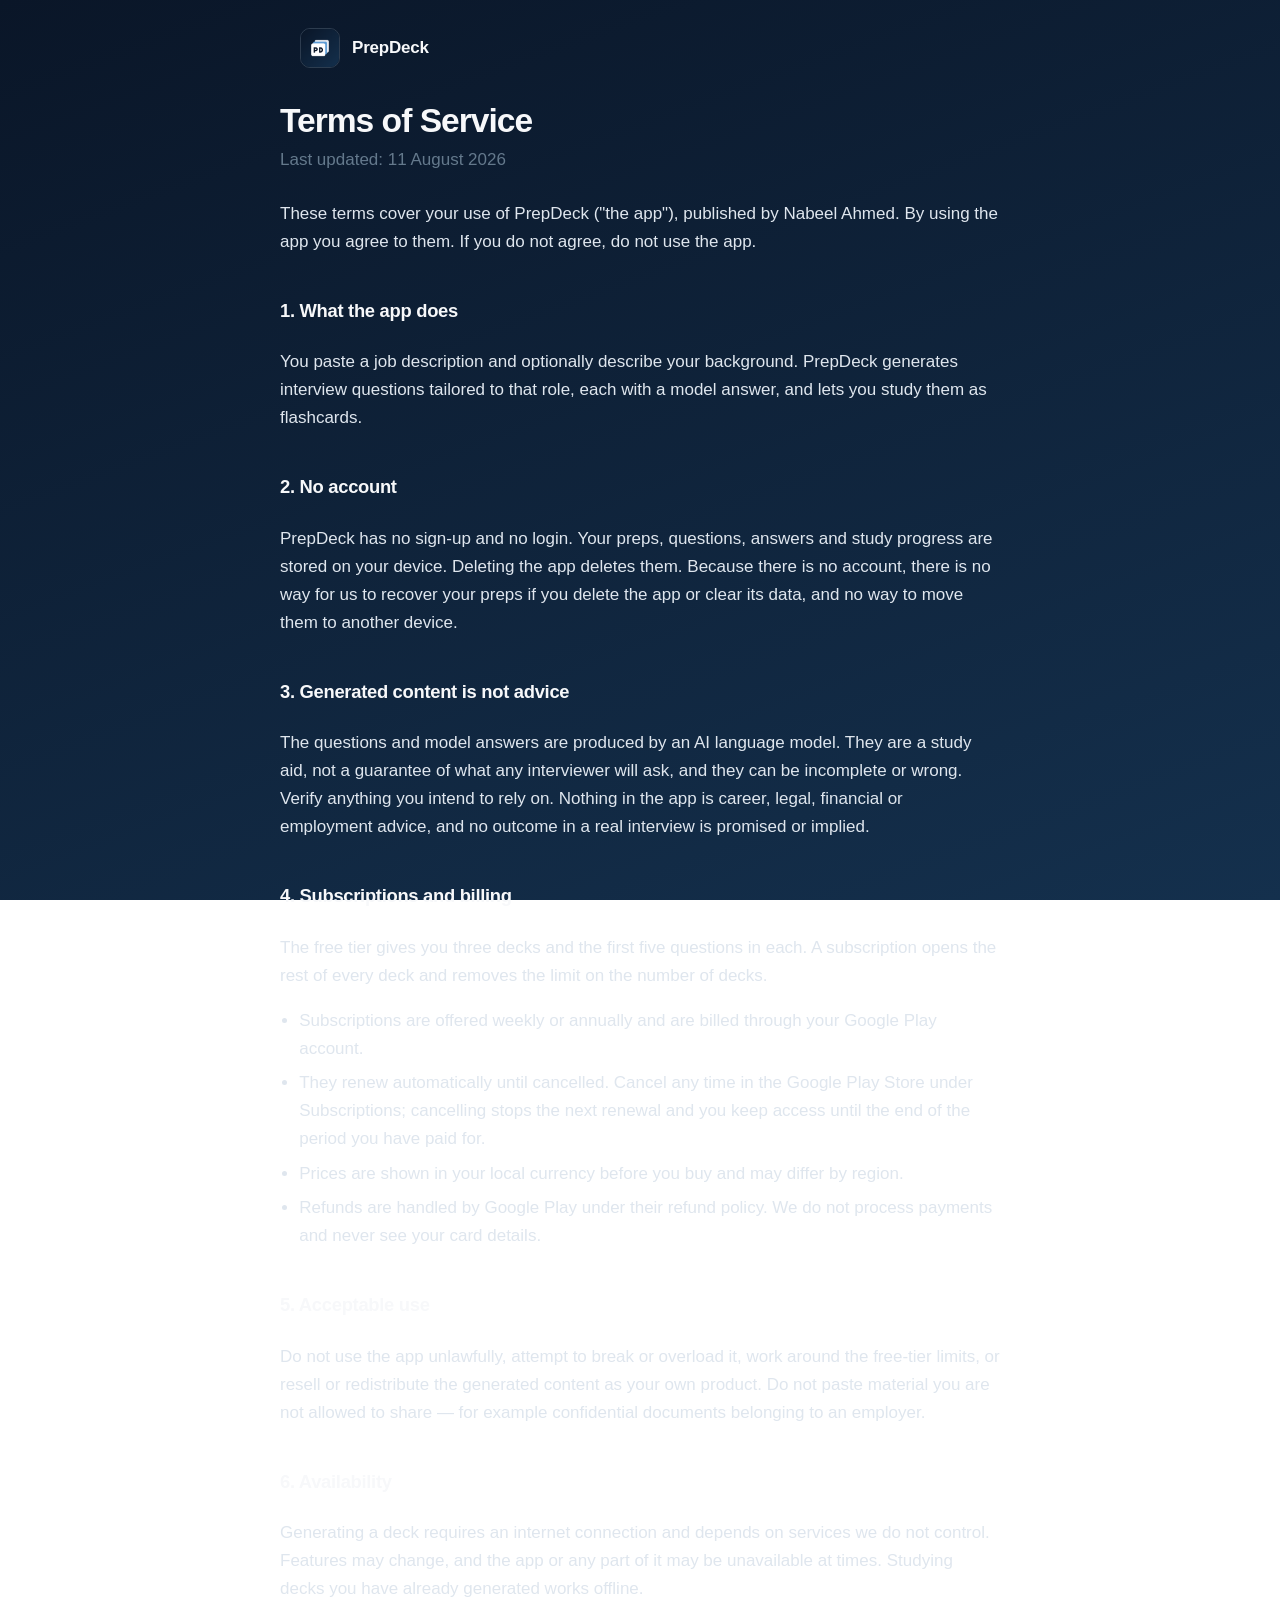
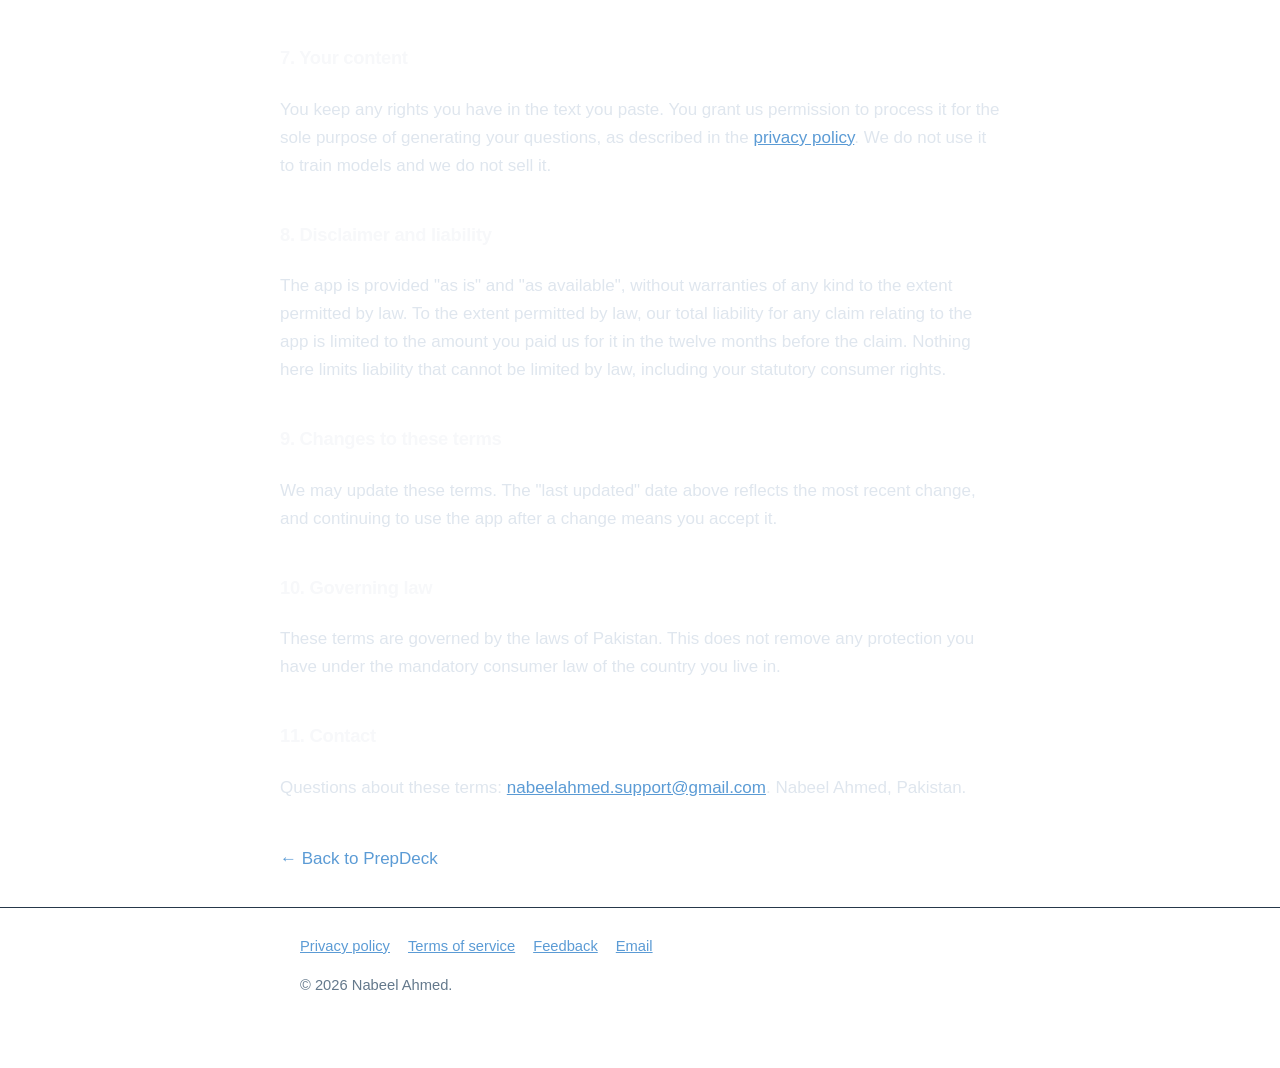
<file: terms.html>
<!DOCTYPE html>
<html lang="en">
<head>
<meta charset="utf-8">
<meta name="viewport" content="width=device-width, initial-scale=1">
<title>Terms of Service — PrepDeck</title>
<link rel="icon" href="assets/icon.png">
<link rel="stylesheet" href="styles.css">
</head>
<body>

<header class="site">
  <div class="wrap">
    <a class="brand" href="index.html">
      <img src="assets/icon.png" alt="PrepDeck app icon">
      <span>PrepDeck</span>
    </a>
  </div>
</header>

<main class="wrap legal">

  <h1>Terms of Service</h1>
  <p class="updated">Last updated: 11 August 2026</p>

  <p>These terms cover your use of PrepDeck ("the app"), published by Nabeel Ahmed.
     By using the app you agree to them. If you do not agree, do not use the app.</p>

  <h2>1. What the app does</h2>
  <p>You paste a job description and optionally describe your background. PrepDeck
     generates interview questions tailored to that role, each with a model answer,
     and lets you study them as flashcards.</p>

  <h2>2. No account</h2>
  <p>PrepDeck has no sign-up and no login. Your preps, questions, answers and study
     progress are stored on your device. Deleting the app deletes them. Because there
     is no account, there is no way for us to recover your preps if you delete the
     app or clear its data, and no way to move them to another device.</p>

  <h2>3. Generated content is not advice</h2>
  <p>The questions and model answers are produced by an AI language model. They are a
     study aid, not a guarantee of what any interviewer will ask, and they can be
     incomplete or wrong. Verify anything you intend to rely on. Nothing in the app is
     career, legal, financial or employment advice, and no outcome in a real interview
     is promised or implied.</p>

  <h2>4. Subscriptions and billing</h2>
  <p>The free tier gives you three decks and the first five questions in each. A
     subscription opens the rest of every deck and removes the limit on the number of
     decks.</p>
  <ul>
    <li>Subscriptions are offered weekly or annually and are billed through your
        Google Play account.</li>
    <li>They renew automatically until cancelled. Cancel any time in the Google Play
        Store under Subscriptions; cancelling stops the next renewal and you keep
        access until the end of the period you have paid for.</li>
    <li>Prices are shown in your local currency before you buy and may differ by
        region.</li>
    <li>Refunds are handled by Google Play under their refund policy. We do not
        process payments and never see your card details.</li>
  </ul>

  <h2>5. Acceptable use</h2>
  <p>Do not use the app unlawfully, attempt to break or overload it, work around the
     free-tier limits, or resell or redistribute the generated content as your own
     product. Do not paste material you are not allowed to share — for example
     confidential documents belonging to an employer.</p>

  <h2>6. Availability</h2>
  <p>Generating a deck requires an internet connection and depends on services we do
     not control. Features may change, and the app or any part of it may be
     unavailable at times. Studying decks you have already generated works offline.</p>

  <h2>7. Your content</h2>
  <p>You keep any rights you have in the text you paste. You grant us permission to
     process it for the sole purpose of generating your questions, as described in the
     <a href="privacy_policy.html">privacy policy</a>. We do not use it to train
     models and we do not sell it.</p>

  <h2>8. Disclaimer and liability</h2>
  <p>The app is provided "as is" and "as available", without warranties of any kind to
     the extent permitted by law. To the extent permitted by law, our total liability
     for any claim relating to the app is limited to the amount you paid us for it in
     the twelve months before the claim. Nothing here limits liability that cannot be
     limited by law, including your statutory consumer rights.</p>

  <h2>9. Changes to these terms</h2>
  <p>We may update these terms. The "last updated" date above reflects the most recent
     change, and continuing to use the app after a change means you accept it.</p>

  <h2>10. Governing law</h2>
  <p>These terms are governed by the laws of Pakistan. This does not remove any
     protection you have under the mandatory consumer law of the country you live in.</p>

  <h2>11. Contact</h2>
  <p>Questions about these terms:
     <a href="mailto:nabeelahmed.support@gmail.com">nabeelahmed.support@gmail.com</a>.
     Nabeel Ahmed, Pakistan.</p>

  <a class="back" href="index.html">← Back to PrepDeck</a>

</main>

<footer class="site">
  <div class="wrap">
    <nav>
      <a href="privacy_policy.html">Privacy policy</a>
      <a href="terms.html">Terms of service</a>
      <a href="https://forms.gle/MzrHFLdqTNHvTrN6A" target="_blank" rel="noopener">Feedback</a>
      <a href="mailto:nabeelahmed.support@gmail.com">Email</a>
    </nav>
    <p>© 2026 Nabeel Ahmed.</p>
  </div>
</footer>

</body>
</html>
</file>
<file: styles.css>
/*
  PrepDeck landing — one stylesheet, no framework, no external requests.
  Tokens come from docs/PrepDeck-Brand-Guide.md so the site, the app and the
  store screenshots read as one product. Dark-first, like the app itself.
*/

:root {
  --bg: #0a1628;
  --bg-2: #14304d;
  --surface: #14202c;
  --border: #26384a;
  --tx: #f7f8fa;
  --tx-2: #94a7b8;
  --tx-3: #64798c;
  --accent: #5b9bd5;
  --accent-bright: #75b6f0;
  --confident: #22c55e;
  --review: #ef9f27;
  --maxw: 720px;
}

* { box-sizing: border-box; }

html { -webkit-text-size-adjust: 100%; }

body {
  margin: 0;
  padding: 0;
  background: linear-gradient(160deg, var(--bg) 0%, var(--bg-2) 100%) no-repeat;
  background-attachment: fixed;
  color: var(--tx);
  font-family: -apple-system, BlinkMacSystemFont, "Segoe UI", Roboto, Helvetica,
    Arial, sans-serif;
  line-height: 1.65;
  font-size: 17px;
}

.wrap {
  max-width: var(--maxw);
  margin: 0 auto;
  padding: 0 20px;
}

/* ---------- header ---------- */

header.site {
  padding: 28px 0 0;
}

.brand {
  display: flex;
  align-items: center;
  gap: 12px;
  text-decoration: none;
  color: var(--tx);
}

.brand img {
  width: 40px;
  height: 40px;
  border-radius: 10px;
  border: 1px solid rgba(148, 167, 184, 0.25);
}

.brand span {
  font-weight: 600;
  letter-spacing: -0.2px;
}

/* ---------- hero ---------- */

.hero {
  padding: 56px 0 8px;
}

.kicker {
  font-family: ui-monospace, SFMono-Regular, Menlo, Consolas, monospace;
  font-size: 13px;
  letter-spacing: 1.6px;
  text-transform: uppercase;
  color: var(--accent);
  margin: 0 0 14px;
}

h1 {
  font-size: clamp(2rem, 6vw, 2.85rem);
  line-height: 1.12;
  letter-spacing: -1px;
  margin: 0 0 18px;
  font-weight: 700;
}

.lede {
  font-size: clamp(1.05rem, 2.6vw, 1.2rem);
  color: var(--tx-2);
  margin: 0 0 28px;
  max-width: 34em;
}

.cta-row {
  display: flex;
  flex-wrap: wrap;
  gap: 14px;
  align-items: center;
  margin-bottom: 8px;
}

.btn {
  display: inline-block;
  background: var(--accent);
  color: #08111d;
  font-weight: 600;
  text-decoration: none;
  padding: 13px 26px;
  border-radius: 10px;
  border: 1px solid transparent;
}

.btn:hover { background: var(--accent-bright); }

.btn.secondary {
  background: transparent;
  color: var(--tx);
  border-color: var(--border);
}

.btn.secondary:hover { border-color: var(--accent); color: var(--accent); }

.note {
  font-size: 0.92rem;
  color: var(--tx-3);
  margin: 6px 0 0;
}

/* ---------- shots ---------- */

/* All five store screenshots. A 5-up grid inside a 720px column would make each
   phone too small to read, so they sit in a strip you can swipe or scroll --
   full size on every screen, and the overflow hints there are more. */
.shots {
  display: flex;
  gap: 16px;
  margin: 44px 0 10px;
  overflow-x: auto;
  scroll-snap-type: x mandatory;
  padding-bottom: 10px;
  -webkit-overflow-scrolling: touch;
}

.shots img {
  flex: 0 0 auto;
  width: 210px;
  height: auto;
  display: block;
  border-radius: 14px;
  border: 1px solid var(--border);
  scroll-snap-align: start;
}

.shots::-webkit-scrollbar { height: 8px; }
.shots::-webkit-scrollbar-track { background: rgba(38, 56, 74, 0.4); border-radius: 4px; }
.shots::-webkit-scrollbar-thumb { background: var(--border); border-radius: 4px; }
.shots::-webkit-scrollbar-thumb:hover { background: var(--accent); }

.shots-hint {
  font-size: 0.88rem;
  color: var(--tx-3);
  margin: 0;
}

/* ---------- sections ---------- */

section { padding: 46px 0; }

h2 {
  font-size: 1.35rem;
  letter-spacing: -0.3px;
  margin: 0 0 22px;
  font-weight: 600;
}

.features {
  list-style: none;
  margin: 0;
  padding: 0;
  display: grid;
  gap: 14px;
}

.features li {
  background: rgba(20, 32, 44, 0.66);
  border: 1px solid var(--border);
  border-radius: 12px;
  padding: 18px 20px;
}

.features h3 {
  margin: 0 0 6px;
  font-size: 1rem;
  font-weight: 600;
}

.features p {
  margin: 0;
  color: var(--tx-2);
  font-size: 0.97rem;
}

.pricing p { color: var(--tx-2); margin: 0 0 10px; }

a { color: var(--accent); }
a:hover { color: var(--accent-bright); }

/* ---------- footer ---------- */

footer.site {
  border-top: 1px solid var(--border);
  margin-top: 24px;
  padding: 26px 0 56px;
  color: var(--tx-3);
  font-size: 0.92rem;
}

footer.site nav {
  display: flex;
  flex-wrap: wrap;
  gap: 18px;
  margin-bottom: 12px;
}

/* ---------- legal pages ---------- */

.legal { padding: 34px 0 10px; }

.legal h1 { font-size: clamp(1.6rem, 5vw, 2.1rem); margin-bottom: 6px; }

.legal .updated { color: var(--tx-3); margin: 0 0 26px; }

.legal h2 {
  font-size: 1.15rem;
  margin-top: 34px;
  padding-top: 6px;
}

.legal h3 { font-size: 1rem; margin-top: 24px; }

.legal p, .legal li { color: #dfe6ee; }

.legal ul { padding-left: 1.2rem; }

.legal li { margin: 0.4rem 0; }

.back {
  display: inline-block;
  margin: 26px 0 0;
  text-decoration: none;
}

table {
  border-collapse: collapse;
  width: 100%;
  margin: 18px 0;
  font-size: 0.9rem;
}

th, td {
  border: 1px solid var(--border);
  padding: 9px 11px;
  text-align: left;
  vertical-align: top;
}

/* #34517d is the header colour Nabeel picked by hand on the hosted policy before
   the pages shared a stylesheet. Kept, and now applied to every table on the site. */
th { background: #34517d; }

.table-wrap { overflow-x: auto; }

code {
  background: rgba(29, 44, 58, 0.8);
  padding: 1px 5px;
  border-radius: 4px;
  font-size: 0.9em;
}

/* ---------- tester steps ---------- */
/* Numbered rather than bulleted because the order genuinely matters: an opt-in
   link opened before the address is on the tester list just shows an error. */
.steps {
  counter-reset: step;
  list-style: none;
  padding: 0;
  margin: 18px 0 22px;
}

.steps li {
  counter-increment: step;
  position: relative;
  padding-left: 40px;
  margin: 12px 0;
  color: var(--tx-2);
}

.steps li::before {
  content: counter(step);
  position: absolute;
  left: 0;
  top: -1px;
  width: 26px;
  height: 26px;
  border-radius: 50%;
  background: var(--surface);
  border: 1px solid var(--border);
  color: var(--accent);
  font-size: 0.85rem;
  font-weight: 600;
  display: flex;
  align-items: center;
  justify-content: center;
}
</file>
